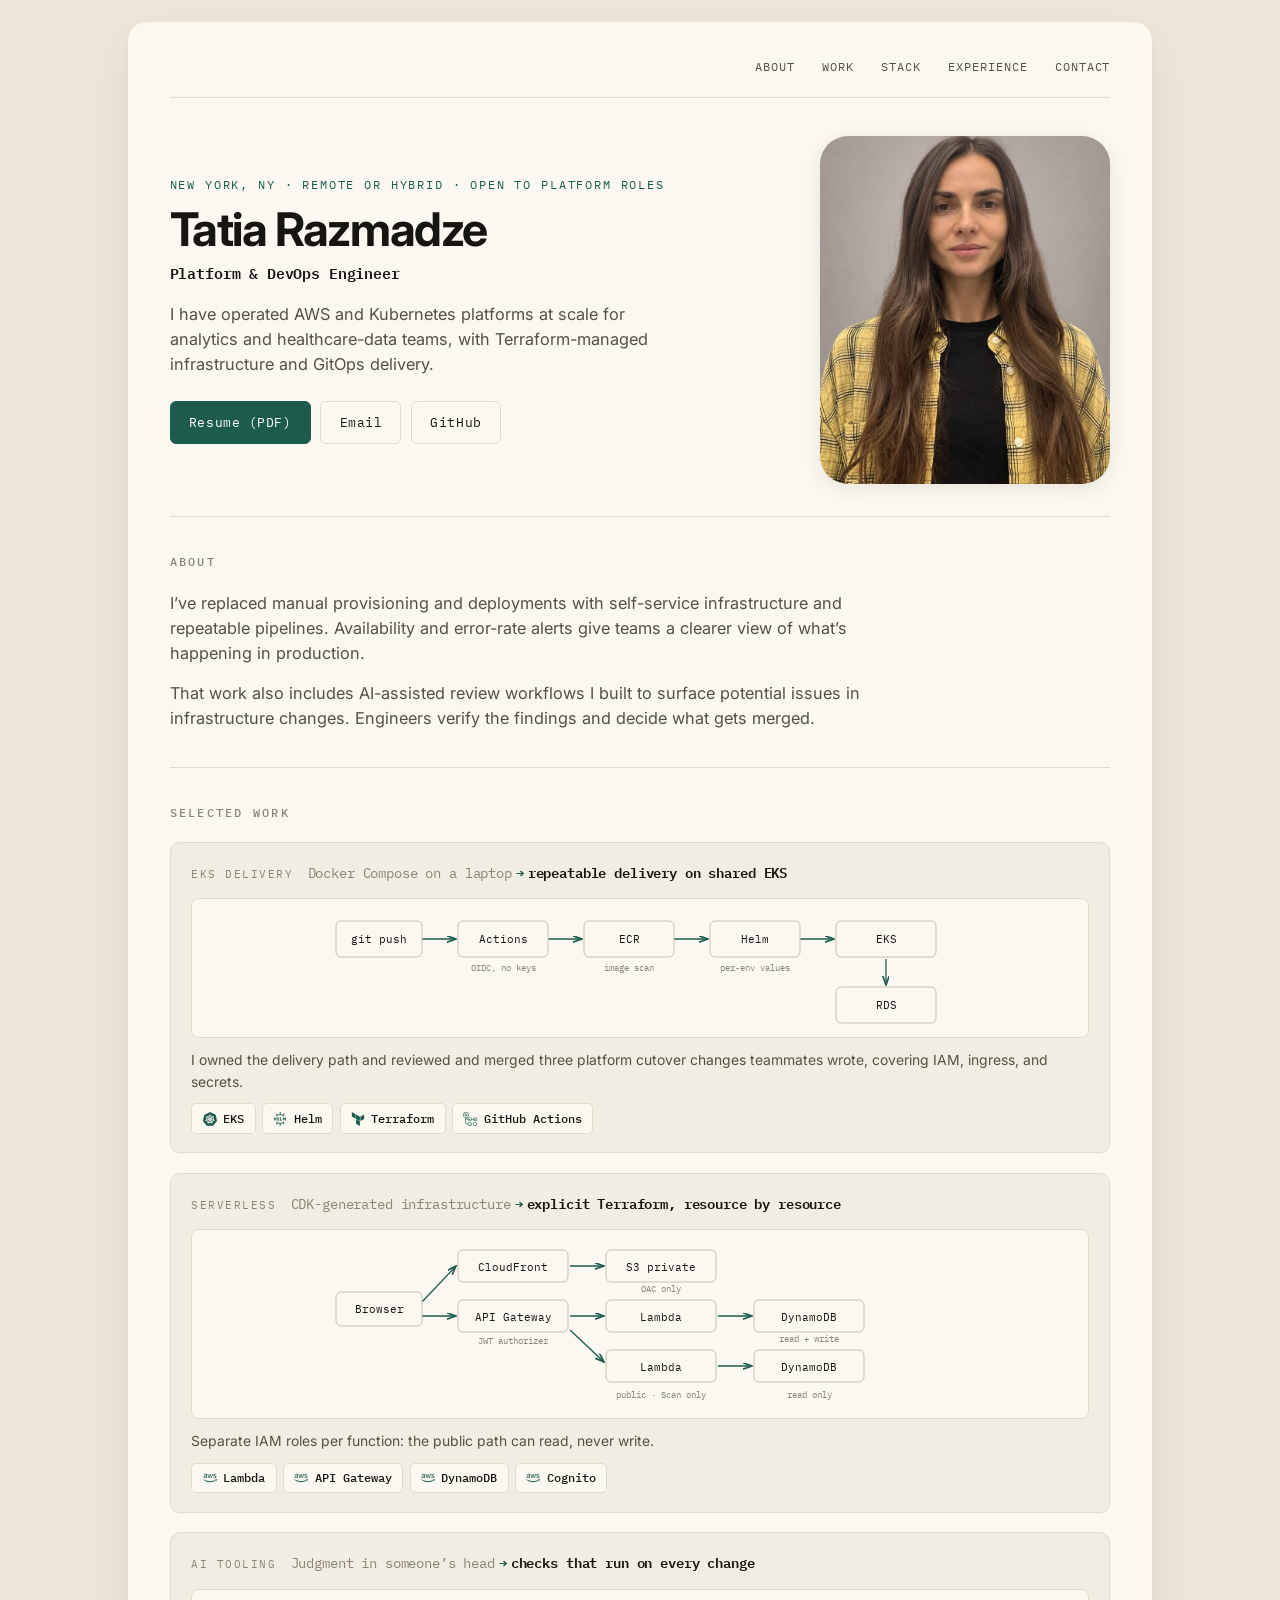
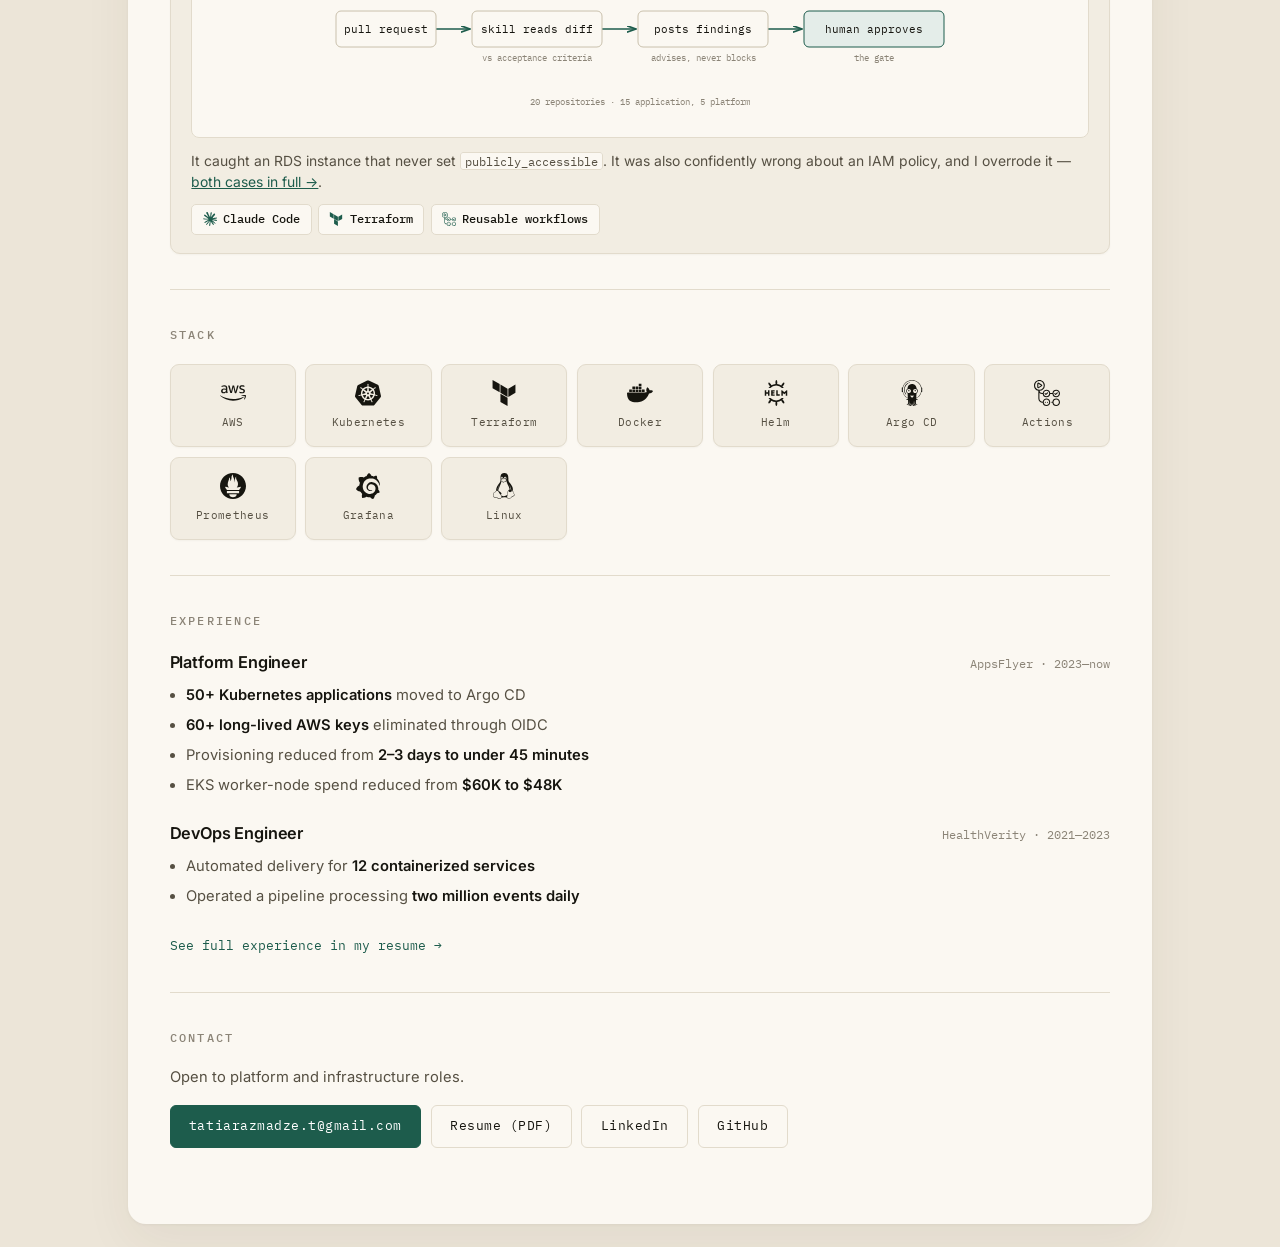
<file: index.html>
<!doctype html>
<html lang="en">
<head>
<meta charset="utf-8">
<meta name="viewport" content="width=device-width, initial-scale=1">
<title>Tatia Razmadze — Platform Engineer</title>
<meta name="description" content="Platform Engineer in New York. AWS, Kubernetes, Terraform, GitOps delivery.">
<link rel="icon" href="favicon.svg" type="image/svg+xml">
<meta property="og:type" content="website">
<meta property="og:url" content="https://tatiarazmadze.com/">
<meta property="og:title" content="Tatia Razmadze — Platform Engineer">
<meta property="og:description" content="AWS, Kubernetes, Terraform, GitOps. What I build and run.">
<meta property="og:image" content="https://tatiarazmadze.com/og.png">
<meta name="twitter:card" content="summary_large_image">
<meta name="twitter:image" content="https://tatiarazmadze.com/og.png">
<link rel="preconnect" href="https://fonts.googleapis.com">
<link rel="preconnect" href="https://fonts.gstatic.com" crossorigin>
<link href="https://fonts.googleapis.com/css2?family=IBM+Plex+Mono:wght@400;500;600&family=Inter:wght@400;500;600;700&display=swap" rel="stylesheet">
<link rel="stylesheet" href="styles.css">
</head>
<body>

<div class="sheet">

  <nav class="nav">
    <a href="#about">About</a><a href="#projects">Work</a><a href="#stack">Stack</a><a href="#exp">Experience</a><a href="#contact">Contact</a>
  </nav>

  <header class="hero">
    <div>
      <p class="eyebrow">New York, NY · Remote or hybrid · Open to platform roles</p>
      <h1>Tatia Razmadze</h1>
      <p class="role"><b>Platform &amp; DevOps Engineer</b></p>
      <p class="herolede">I have operated AWS and Kubernetes platforms at scale for analytics and
      healthcare-data teams, with Terraform-managed infrastructure and GitOps delivery.</p>
      <div class="actions">
        <a class="btn" href="resume.pdf">Resume (PDF)</a>
        <a class="btn ghost" href="mailto:tatiarazmadze.t@gmail.com">Email</a>
        <a class="btn ghost" href="https://github.com/tatia-bit">GitHub</a>
      </div>
    </div>
    <figure class="portrait" style="margin:0"><img src="tatia.jpg" alt="Tatia Razmadze"></figure>
  </header>


  <section id="about">
    <h2>About</h2>
    <p class="lead">I’ve replaced manual provisioning and deployments with self-service infrastructure
    and repeatable pipelines. Availability and error-rate alerts give teams a clearer view of what’s
    happening in production.</p>
    <p class="lead">That work also includes AI-assisted review workflows I built to surface potential
    issues in infrastructure changes. Engineers verify the findings and decide what gets merged.</p>
  </section>

  <section id="projects">
    <h2>Selected work</h2>
    <div class="projects">

      <article class="proj2">
        <div class="phead"><p class="kind">EKS delivery</p>
          <h3><span class="was">Docker Compose on a laptop</span><span class="arw">&rarr;</span>repeatable delivery on shared EKS</h3></div>
        <div class="pdia"><svg viewBox="0 0 620 118" xmlns="http://www.w3.org/2000/svg">
          <defs><marker id="m1" markerWidth="8" markerHeight="8" refX="7" refY="2.5" orient="auto"><path d="M0,0 L7,2.5 L0,5" class="ar"/></marker></defs>
          <g class="ar" marker-end="url(#m1)"><line x1="92" y1="30" x2="126" y2="30"/><line x1="218" y1="30" x2="252" y2="30"/><line x1="344" y1="30" x2="378" y2="30"/><line x1="470" y1="30" x2="504" y2="30"/><line x1="556" y1="50" x2="556" y2="76"/></g>
          <g class="bx"><rect x="6" y="12" width="86" height="36" rx="5"/><rect x="128" y="12" width="90" height="36" rx="5"/><rect x="254" y="12" width="90" height="36" rx="5"/><rect x="380" y="12" width="90" height="36" rx="5"/><rect x="506" y="12" width="100" height="36" rx="5"/><rect x="506" y="78" width="100" height="36" rx="5"/></g>
          <g class="lb" text-anchor="middle"><text x="49" y="34">git push</text><text x="173" y="34">Actions</text><text x="299" y="34">ECR</text><text x="425" y="34">Helm</text><text x="556" y="34">EKS</text><text x="556" y="100">RDS</text></g>
          <g class="sm" text-anchor="middle"><text x="173" y="62">OIDC, no keys</text><text x="299" y="62">image scan</text><text x="425" y="62">per-env values</text></g>
        </svg></div>
        <p class="pnote">I owned the delivery path and reviewed and merged three platform cutover changes teammates wrote, covering IAM, ingress, and secrets.</p>
        <ul class="tags"><li>EKS</li><li>Helm</li><li>Terraform</li><li>GitHub Actions</li></ul>
      </article>

      <article class="proj2">
        <div class="phead"><p class="kind">Serverless</p>
          <h3><span class="was">CDK-generated infrastructure</span><span class="arw">&rarr;</span>explicit Terraform, resource by resource</h3></div>
        <div class="pdia"><svg viewBox="0 0 620 168" xmlns="http://www.w3.org/2000/svg">
          <g class="ar" marker-end="url(#m1)"><line x1="92" y1="62" x2="126" y2="26"/><line x1="92" y1="76" x2="126" y2="76"/><line x1="240" y1="26" x2="274" y2="26"/><line x1="240" y1="76" x2="274" y2="76"/><line x1="388" y1="76" x2="422" y2="76"/><line x1="240" y1="90" x2="274" y2="122"/><line x1="388" y1="126" x2="422" y2="126"/></g>
          <g class="bx"><rect x="6" y="52" width="86" height="34" rx="5"/><rect x="128" y="10" width="110" height="32" rx="5"/><rect x="276" y="10" width="110" height="32" rx="5"/><rect x="128" y="60" width="110" height="32" rx="5"/><rect x="276" y="60" width="110" height="32" rx="5"/><rect x="424" y="60" width="110" height="32" rx="5"/><rect x="276" y="110" width="110" height="32" rx="5"/><rect x="424" y="110" width="110" height="32" rx="5"/></g>
          <g class="lb" text-anchor="middle"><text x="49" y="73">Browser</text><text x="183" y="31">CloudFront</text><text x="331" y="31">S3 private</text><text x="183" y="81">API Gateway</text><text x="331" y="81">Lambda</text><text x="479" y="81">DynamoDB</text><text x="331" y="131">Lambda</text><text x="479" y="131">DynamoDB</text></g>
          <g class="sm" text-anchor="middle"><text x="331" y="52">OAC only</text><text x="183" y="104">JWT authorizer</text><text x="479" y="102">read + write</text><text x="331" y="158">public &middot; Scan only</text><text x="479" y="158">read only</text></g>
        </svg></div>
        <p class="pnote">Separate IAM roles per function: the public path can read, never write.</p>
        <ul class="tags"><li>Lambda</li><li>API Gateway</li><li>DynamoDB</li><li>Cognito</li></ul>
      </article>

      <article class="proj2">
        <div class="phead"><p class="kind">AI tooling</p>
          <h3><span class="was">Judgment in someone&rsquo;s head</span><span class="arw">&rarr;</span>checks that run on every change</h3></div>
        <div class="pdia"><svg viewBox="0 0 620 128" xmlns="http://www.w3.org/2000/svg">
          <g class="ar" marker-end="url(#m1)"><line x1="106" y1="30" x2="140" y2="30"/><line x1="272" y1="30" x2="306" y2="30"/><line x1="438" y1="30" x2="472" y2="30"/></g>
          <g class="bx"><rect x="6" y="12" width="100" height="36" rx="5"/><rect x="142" y="12" width="130" height="36" rx="5"/><rect x="308" y="12" width="130" height="36" rx="5"/></g>
          <rect x="474" y="12" width="140" height="36" rx="5" fill="#e4ede9" stroke="#1d5c4c"/>
          <g class="lb" text-anchor="middle"><text x="56" y="34">pull request</text><text x="207" y="34">skill reads diff</text><text x="373" y="34">posts findings</text><text x="544" y="34">human approves</text></g>
          <g class="sm" text-anchor="middle"><text x="207" y="62">vs acceptance criteria</text><text x="373" y="62">advises, never blocks</text><text x="544" y="62">the gate</text><text x="310" y="106">20 repositories · 15 application, 5 platform</text></g>
        </svg></div>
        <p class="pnote">It caught an RDS instance that never set <code>publicly_accessible</code>. It was also confidently wrong about an IAM policy, and I overrode it &mdash; <a href="agent-log.html">both cases in full &rarr;</a>.</p>
        <ul class="tags"><li>Claude Code</li><li>Terraform</li><li>Reusable workflows</li></ul>
      </article>

    </div>
  </section>

  <section id="stack">
    <h2>Stack</h2>
    <div class="stack" id="toolgrid"></div>
  </section>

  <section id="exp">
    <h2>Experience</h2>

    <div class="role-row"><h3>Platform Engineer</h3><span class="co">AppsFlyer · 2023—now</span></div>
    <ul class="bul">
      <li><b>50+ Kubernetes applications</b> moved to Argo CD</li>
      <li><b>60+ long-lived AWS keys</b> eliminated through OIDC</li>
      <li>Provisioning reduced from <b>2–3 days to under 45 minutes</b></li>
      <li>EKS worker-node spend reduced from <b>$60K to $48K</b></li>
    </ul>

    <div class="role-row"><h3>DevOps Engineer</h3><span class="co">HealthVerity · 2021—2023</span></div>
    <ul class="bul">
      <li>Automated delivery for <b>12 containerized services</b></li>
      <li>Operated a pipeline processing <b>two million events daily</b></li>
    </ul>

    <p class="moreline"><a href="resume.pdf">See full experience in my resume &rarr;</a></p>
  </section>


  <section id="contact">
    <h2>Contact</h2>
    <p class="contact-note">Open to platform and infrastructure roles.</p>
    <div class="contact-row">
      <a class="btn" href="mailto:tatiarazmadze.t@gmail.com">tatiarazmadze.t@gmail.com</a>
      <a class="btn ghost" href="resume.pdf">Resume (PDF)</a>
      <a class="btn ghost" href="https://www.linkedin.com/in/tatiarazmadze">LinkedIn</a>
      <a class="btn ghost" href="https://github.com/tatia-bit">GitHub</a>
    </div>
  </section>

</div>

<script>
const tools=[["amazonwebservices","AWS"],["kubernetes","Kubernetes"],["terraform","Terraform"],["docker","Docker"],
["helm","Helm"],["argo","Argo CD"],["githubactions","Actions"],["prometheus","Prometheus"],["grafana","Grafana"],["linux","Linux"]];
Promise.all(tools.map(([f,n])=>fetch("icons/"+f+".svg").then(r=>r.text()).then(s=>`<div class="tool">${s}<span>${n}</span></div>`)))
 .then(h=>document.getElementById("toolgrid").innerHTML=h.join(""));

const map={"EKS":"kubernetes","Helm":"helm","Terraform":"terraform","GitHub Actions":"githubactions",
"Lambda":"amazonwebservices","API Gateway":"amazonwebservices","DynamoDB":"amazonwebservices",
"Cognito":"amazonwebservices","Claude Code":"claude","Reusable workflows":"githubactions"};
document.querySelectorAll(".proj2 .tags li").forEach(li=>{
  const f=map[li.textContent.trim()];
  if(!f) return;
  fetch("icons/"+f+".svg").then(r=>r.text()).then(svg=>{ li.insertAdjacentHTML("afterbegin", svg); });
});
</script>
</body>
</html>
</file>
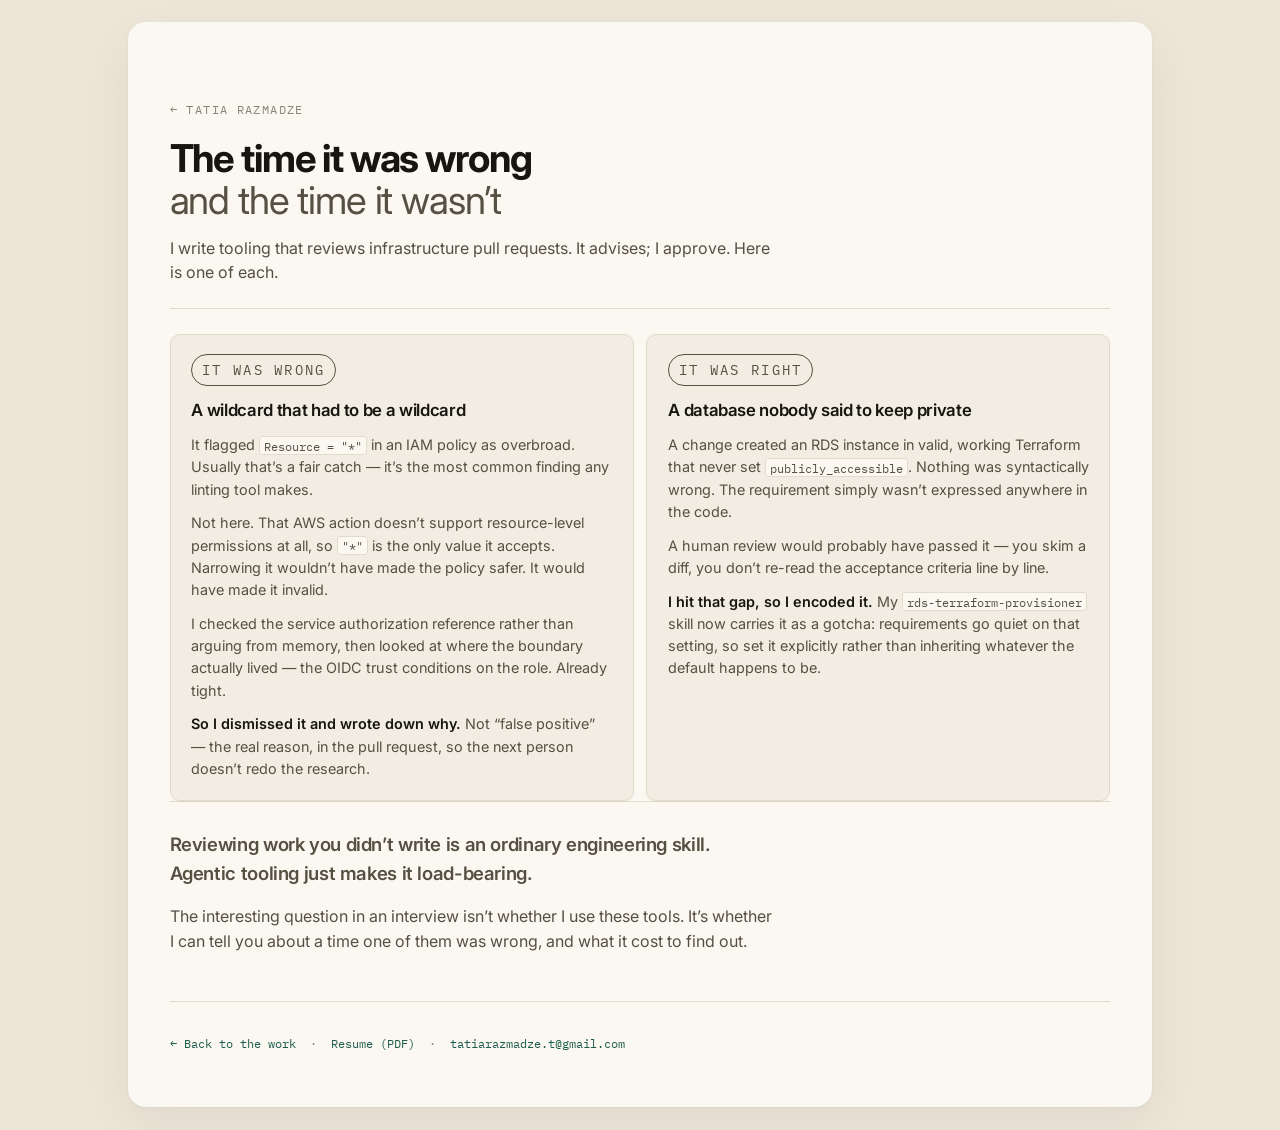
<file: agent-log.html>
<!doctype html>
<html lang="en">
<head>
<meta charset="utf-8">
<meta name="viewport" content="width=device-width, initial-scale=1">
<title>The time it was wrong — Tatia Razmadze</title>
<meta name="description" content="Two reviews from the tooling I write: one it got wrong, one it caught that a human would have passed.">
<link rel="icon" href="favicon.svg" type="image/svg+xml">
<meta property="og:type" content="article">
<meta property="og:url" content="https://tatiarazmadze.com/agent-log.html">
<meta property="og:title" content="The time it was wrong">
<meta property="og:description" content="Two reviews from the tooling I write: one it got wrong, one it caught that a human would have passed.">
<meta property="og:image" content="https://tatiarazmadze.com/og.png">
<meta name="twitter:card" content="summary_large_image">
<meta name="twitter:image" content="https://tatiarazmadze.com/og.png">
<link rel="preconnect" href="https://fonts.googleapis.com">
<link rel="preconnect" href="https://fonts.gstatic.com" crossorigin>
<link href="https://fonts.googleapis.com/css2?family=IBM+Plex+Mono:wght@400;500;600&family=Inter:wght@400;500;600;700&display=swap" rel="stylesheet">
<link rel="stylesheet" href="styles.css">
</head>
<body>
<div class="sheet">

  <header class="log-head">
    <p><a class="back" href="./">&larr; Tatia Razmadze</a></p>
    <h1>The time it was wrong<span class="light">and the time it wasn&rsquo;t</span></h1>
    <p class="log-lede">I write tooling that reviews infrastructure pull requests. It advises; I approve.
    Here is one of each.</p>
  </header>

  <main>
    <div class="verdicts">

      <section class="verdict">
        <p class="vtag vtag-wrong">It was wrong</p>
        <h2>A wildcard that had to be a wildcard</h2>
        <p>It flagged <code>Resource = "*"</code> in an IAM policy as overbroad. Usually that&rsquo;s a fair
        catch — it&rsquo;s the most common finding any linting tool makes.</p>
        <p>Not here. That AWS action doesn&rsquo;t support resource-level permissions at all, so
        <code>"*"</code> is the only value it accepts. Narrowing it wouldn&rsquo;t have made the policy
        safer. It would have made it invalid.</p>
        <p>I checked the service authorization reference rather than arguing from memory, then looked at
        where the boundary actually lived — the OIDC trust conditions on the role. Already tight.</p>
        <p><b>So I dismissed it and wrote down why.</b> Not &ldquo;false positive&rdquo; — the real reason,
        in the pull request, so the next person doesn&rsquo;t redo the research.</p>
      </section>

      <section class="verdict">
        <p class="vtag vtag-right">It was right</p>
        <h2>A database nobody said to keep private</h2>
        <p>A change created an RDS instance in valid, working Terraform that never set
        <code>publicly_accessible</code>. Nothing was syntactically wrong. The requirement simply
        wasn&rsquo;t expressed anywhere in the code.</p>
        <p>A human review would probably have passed it — you skim a diff, you don&rsquo;t re-read the
        acceptance criteria line by line.</p>
        <p><b>I hit that gap, so I encoded it.</b> My <code>rds-terraform-provisioner</code> skill now
        carries it as a gotcha: requirements go quiet on that setting, so set it explicitly rather than
        inheriting whatever the default happens to be.</p>
      </section>

    </div>

    <section class="log-close">
      <p class="pointline">Reviewing work you didn&rsquo;t write is an ordinary engineering skill.
      Agentic tooling just makes it load-bearing.</p>
      <p>The interesting question in an interview isn&rsquo;t whether I use these tools. It&rsquo;s whether
      I can tell you about a time one of them was wrong, and what it cost to find out.</p>
    </section>
  </main>

  <footer class="logfoot">
    <p><a href="./">&larr; Back to the work</a> &nbsp;·&nbsp;
    <a href="resume.pdf">Resume (PDF)</a> &nbsp;·&nbsp;
    <a href="mailto:tatiarazmadze.t@gmail.com">tatiarazmadze.t@gmail.com</a></p>
  </footer>

</div>
</body>
</html>
</file>
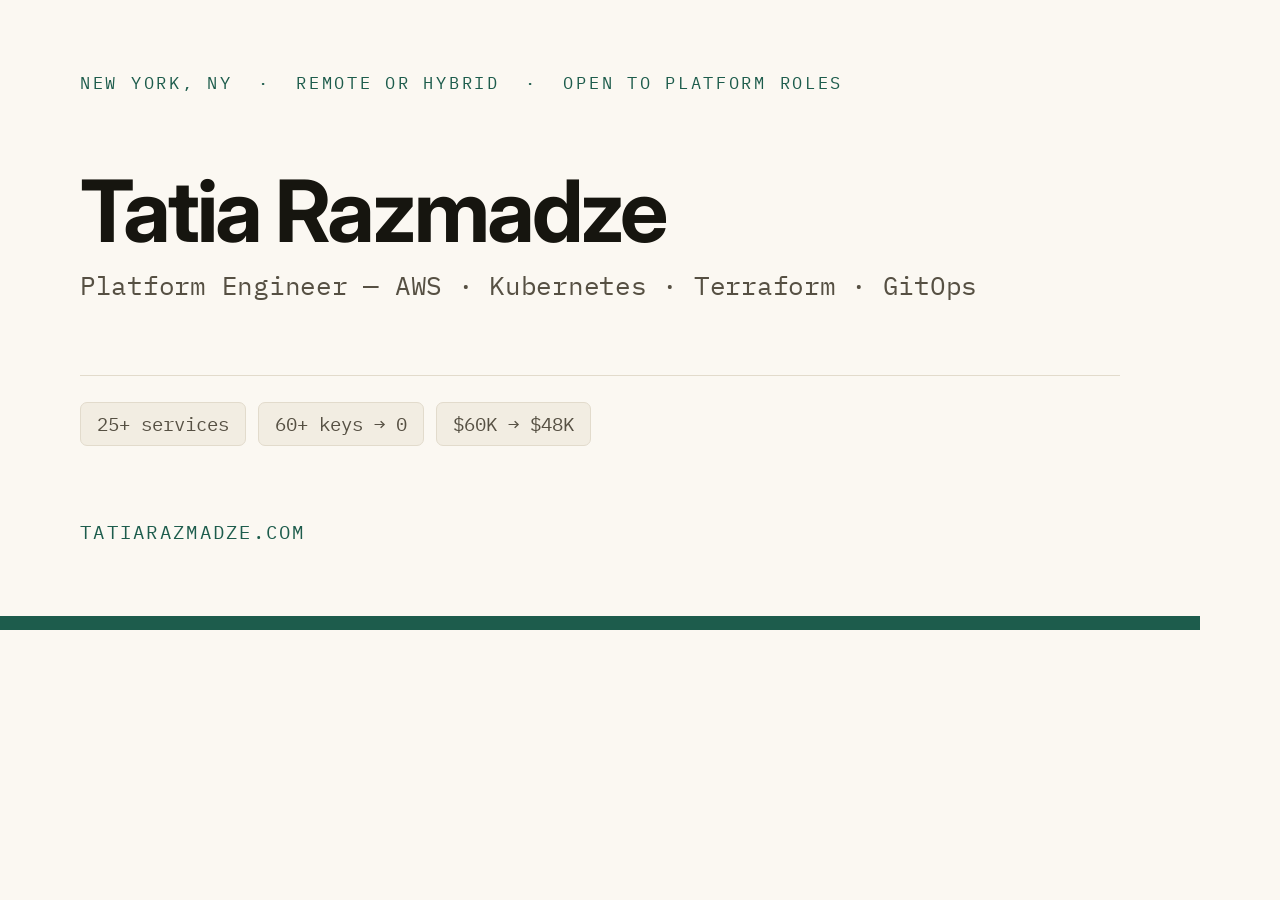
<file: og.html>
<!doctype html><html><head><meta charset="utf-8">
<link rel="preconnect" href="https://fonts.gstatic.com" crossorigin>
<link href="https://fonts.googleapis.com/css2?family=IBM+Plex+Mono:wght@400;500;600&family=Inter:wght@400;600;700&display=block" rel="stylesheet">
<style>
*{box-sizing:border-box;margin:0}
body{width:1200px;height:630px;background:#fbf8f2;color:#16150f;
 font-family:Inter,sans-serif;padding:72px 80px;display:flex;flex-direction:column;
 justify-content:space-between;border-bottom:14px solid #1d5c4c}
.top{font-family:"IBM Plex Mono",monospace;font-size:17px;letter-spacing:.16em;
 text-transform:uppercase;color:#1d5c4c}
h1{font-size:86px;font-weight:700;letter-spacing:-.035em;line-height:1}
.role{font-family:"IBM Plex Mono",monospace;font-size:26px;color:#565043;margin-top:14px;letter-spacing:-.01em}
.chips{display:flex;gap:12px;padding-top:26px;border-top:1px solid #e2dbcc}
.chip{font-family:"IBM Plex Mono",monospace;font-size:19px;color:#565043;
 border:1px solid #e2dbcc;background:#f2ede2;border-radius:7px;padding:9px 16px}
.foot{font-family:"IBM Plex Mono",monospace;font-size:19px;letter-spacing:.12em;
 text-transform:uppercase;color:#1d5c4c}
</style></head>
<body>
  <div class="top">New York, NY &nbsp;·&nbsp; Remote or hybrid &nbsp;·&nbsp; Open to platform roles</div>
  <div>
    <h1>Tatia Razmadze</h1>
    <div class="role">Platform Engineer — AWS · Kubernetes · Terraform · GitOps</div>
  </div>
  <div class="chips">
    <div class="chip">25+ services</div>
    <div class="chip">60+ keys &rarr; 0</div><div class="chip">$60K &rarr; $48K</div>
  </div>
  <div class="foot">tatiarazmadze.com</div>
</body></html>
</file>
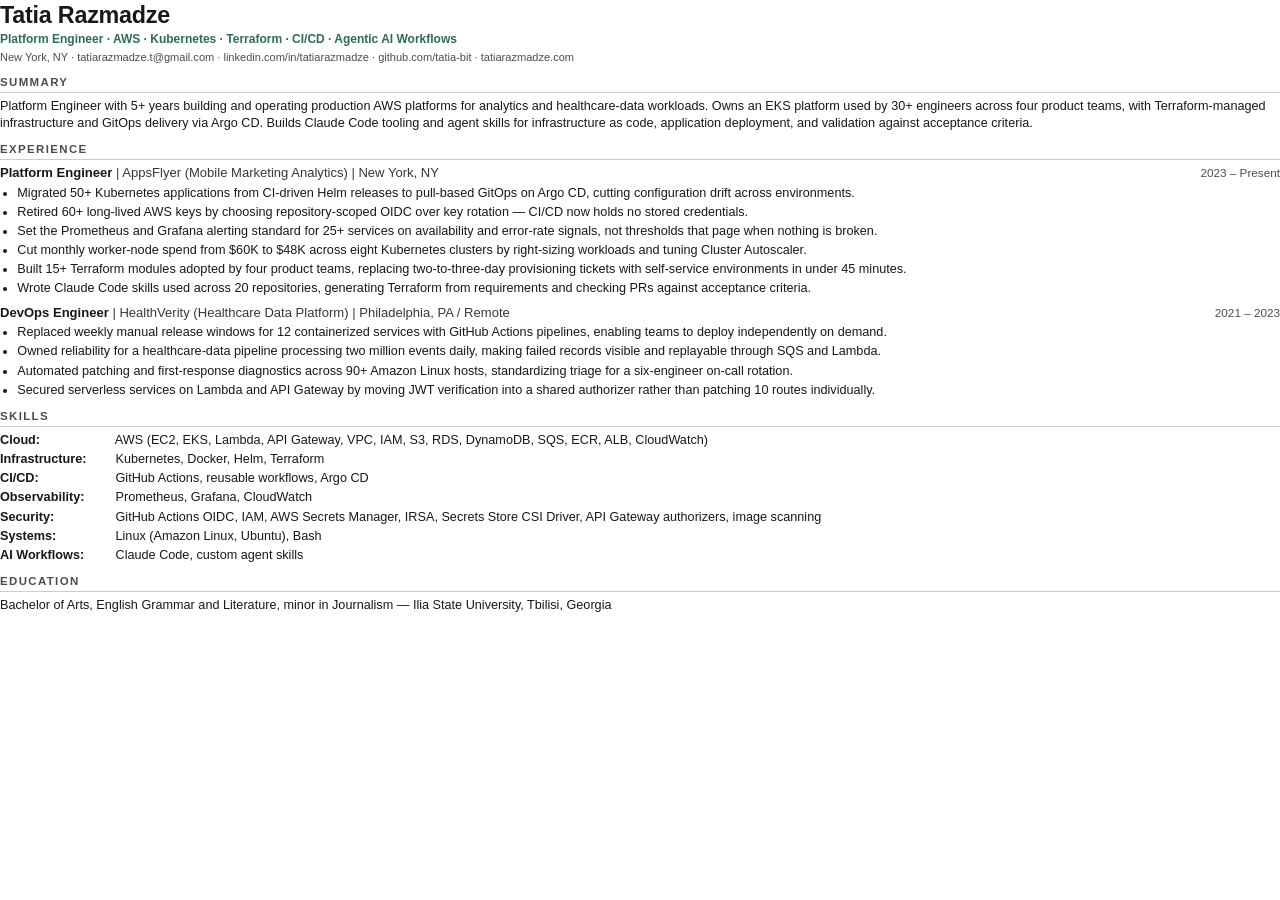
<file: resume.html>
<!doctype html>
<html lang="en">
<head>
<meta charset="utf-8">
<title>Tatia Razmadze — Platform Engineer — Resume</title>
<style>
  @page { size: Letter; margin: 0.42in 0.55in; }
  * { box-sizing: border-box; }
  body {
    margin: 0;
    font-family: "Helvetica Neue", Helvetica, Arial, sans-serif;
    font-size: 9.5pt;
    line-height: 1.3;
    color: #16181a;
  }
  h1 { font-size: 17.5pt; margin: 0 0 1pt; letter-spacing: -0.01em; }
  .tagline { font-size: 9pt; color: #2f6b5b; font-weight: 600; margin: 0 0 2pt; }
  .contact { font-size: 8.3pt; color: #4a4d50; margin: 0 0 7pt; }
  h2 {
    font-size: 8.6pt; text-transform: uppercase; letter-spacing: .12em;
    color: #4a4d50; margin: 8pt 0 4pt; padding-bottom: 1.5pt;
    border-bottom: 0.6pt solid #c9ccd0;
  }
  .role { display: flex; justify-content: space-between; align-items: baseline; gap: 10pt; margin: 6pt 0 2pt; }
  .role:first-of-type { margin-top: 2pt; }
  .who { font-size: 9.8pt; font-weight: 700; }
  .who .co { font-weight: 400; color: #34383c; }
  .when { font-size: 8.8pt; color: #4a4d50; white-space: nowrap; }
  ul { margin: 0 0 0 13pt; padding: 0; }
  li { margin: 0 0 2pt; }
  .skills p { margin: 0 0 2pt; }
  .skills b { display: inline-block; min-width: 84pt; }
  .edu { margin: 0; }
  p { margin: 0 0 4pt; }
</style>
</head>
<body>

<h1>Tatia Razmadze</h1>
<p class="tagline">Platform Engineer · AWS · Kubernetes · Terraform · CI/CD · Agentic AI Workflows</p>
<p class="contact">New York, NY · tatiarazmadze.t@gmail.com · linkedin.com/in/tatiarazmadze · github.com/tatia-bit · tatiarazmadze.com</p>

<h2>Summary</h2>
<p>Platform Engineer with 5+ years building and operating production AWS platforms for analytics and healthcare-data workloads. Owns an EKS platform used by 30+ engineers across four product teams, with Terraform-managed infrastructure and GitOps delivery via Argo CD. Builds Claude Code tooling and agent skills for infrastructure as code, application deployment, and validation against acceptance criteria.</p>

<h2>Experience</h2>

<div class="role">
  <span class="who">Platform Engineer <span class="co">| AppsFlyer (Mobile Marketing Analytics) | New York, NY</span></span>
  <span class="when">2023 – Present</span>
</div>
<ul>
  <li>Migrated 50+ Kubernetes applications from CI-driven Helm releases to pull-based GitOps on Argo CD, cutting configuration drift across environments.</li>
  <li>Retired 60+ long-lived AWS keys by choosing repository-scoped OIDC over key rotation — CI/CD now holds no stored credentials.</li>
  <li>Set the Prometheus and Grafana alerting standard for 25+ services on availability and error-rate signals, not thresholds that page when nothing is broken.</li>
  <li>Cut monthly worker-node spend from $60K to $48K across eight Kubernetes clusters by right-sizing workloads and tuning Cluster Autoscaler.</li>
  <li>Built 15+ Terraform modules adopted by four product teams, replacing two-to-three-day provisioning tickets with self-service environments in under 45 minutes.</li>
  <li>Wrote Claude Code skills used across 20 repositories, generating Terraform from requirements and checking PRs against acceptance criteria.</li>
</ul>

<div class="role">
  <span class="who">DevOps Engineer <span class="co">| HealthVerity (Healthcare Data Platform) | Philadelphia, PA / Remote</span></span>
  <span class="when">2021 – 2023</span>
</div>
<ul>
  <li>Replaced weekly manual release windows for 12 containerized services with GitHub Actions pipelines, enabling teams to deploy independently on demand.</li>
  <li>Owned reliability for a healthcare-data pipeline processing two million events daily, making failed records visible and replayable through SQS and Lambda.</li>
  <li>Automated patching and first-response diagnostics across 90+ Amazon Linux hosts, standardizing triage for a six-engineer on-call rotation.</li>
  <li>Secured serverless services on Lambda and API Gateway by moving JWT verification into a shared authorizer rather than patching 10 routes individually.</li>
</ul>

<h2>Skills</h2>
<div class="skills">
<p><b>Cloud:</b> AWS (EC2, EKS, Lambda, API Gateway, VPC, IAM, S3, RDS, DynamoDB, SQS, ECR, ALB, CloudWatch)</p>
<p><b>Infrastructure:</b> Kubernetes, Docker, Helm, Terraform</p>
<p><b>CI/CD:</b> GitHub Actions, reusable workflows, Argo CD</p>
<p><b>Observability:</b> Prometheus, Grafana, CloudWatch</p>
<p><b>Security:</b> GitHub Actions OIDC, IAM, AWS Secrets Manager, IRSA, Secrets Store CSI Driver, API Gateway authorizers, image scanning</p>
<p><b>Systems:</b> Linux (Amazon Linux, Ubuntu), Bash</p>
<p><b>AI Workflows:</b> Claude Code, custom agent skills</p>
</div>

<h2>Education</h2>
<p class="edu">Bachelor of Arts, English Grammar and Literature, minor in Journalism — Ilia State University, Tbilisi, Georgia</p>

</body>
</html>
</file>
<file: styles.css>
code{font-family:var(--mono);font-size:.86em;background:var(--sheet);border:1px solid var(--line);border-radius:3px;padding:.05em .3em}
:root{
  --ground:#ece5d8; --sheet:#fbf8f2; --fg:#16150f; --fg-soft:#565043; --fg-faint:#8b8477;
  --line:#e2dbcc; --accent:#1d5c4c; --accent-lo:#e4ede9; --chip:#f2ede2;
  --mono:"IBM Plex Mono",ui-monospace,Menlo,monospace;
  --sans:"Inter",ui-sans-serif,-apple-system,sans-serif;
}
*{box-sizing:border-box}
body{margin:0;background:var(--ground);font-family:var(--sans);color:var(--fg);font-size:16px;line-height:1.55;padding:1.4rem}
.sheet{max-width:64rem;margin:0 auto;background:var(--sheet);border-radius:18px;padding:1.4rem 2.6rem 2.6rem}
a{color:inherit}

/* nav */
.nav{display:flex;justify-content:flex-end;gap:1.7rem;flex-wrap:wrap;padding:.8rem 0 1.3rem;border-bottom:1px solid var(--line)}
.nav a{font-family:var(--mono);font-size:.74rem;letter-spacing:.08em;text-transform:uppercase;color:var(--fg-soft);text-decoration:none}
.nav a:hover{color:var(--accent)}

/* hero */
.hero{display:grid;grid-template-columns:1fr 290px;gap:2.6rem;align-items:center;padding:2.4rem 0 2rem}
.eyebrow{font-family:var(--mono);font-size:.72rem;letter-spacing:.16em;text-transform:uppercase;color:var(--accent);margin:0 0 .7rem}
h1{font-size:clamp(2rem,4.6vw,2.9rem);font-weight:700;letter-spacing:-.03em;line-height:1.05;margin:0 0 .5rem}
.role{font-family:var(--mono);font-size:.95rem;color:var(--fg-soft);margin:0 0 1rem;letter-spacing:-.01em}
.role b{color:var(--fg);font-weight:600}
.facts{display:flex;flex-wrap:wrap;gap:.4rem;margin:0 0 1.4rem;padding:0;list-style:none}
.facts li{font-family:var(--mono);font-size:.72rem;letter-spacing:.03em;color:var(--fg-soft);background:var(--chip);border:1px solid var(--line);border-radius:5px;padding:.3rem .6rem}
.herolede{font-size:1.02rem;color:var(--fg-soft);max-width:32rem;margin:.9rem 0 1.5rem}
.actions{display:flex;gap:.6rem;flex-wrap:wrap}
.btn{font-family:var(--mono);font-size:.8rem;letter-spacing:.04em;text-decoration:none;padding:.65rem 1.15rem;border-radius:6px;background:var(--accent);color:#fff;border:1px solid var(--accent)}
.btn.ghost{background:transparent;color:var(--fg);border-color:var(--line)}
.portrait img{width:100%;display:block;border-radius:28px}

/* section shell */
section{padding:2.2rem 0;border-top:1px solid var(--line)}
h2{font-family:var(--mono);font-size:.78rem;letter-spacing:.18em;text-transform:uppercase;color:var(--fg-faint);font-weight:500;margin:0 0 1.2rem}

/* skills */
.stack{display:grid;grid-template-columns:repeat(auto-fit,minmax(112px,1fr));gap:.6rem}
.tool{display:flex;flex-direction:column;align-items:center;gap:.5rem;padding:.95rem .5rem;border:1px solid var(--line);border-radius:9px;background:var(--chip)}
.tool svg{width:26px;height:26px;color:var(--fg)}
.tool span{font-family:var(--mono);font-size:.68rem;letter-spacing:.03em;color:var(--fg-soft);text-align:center}

/* diagram */
.diagram{border:1px solid var(--line);border-radius:11px;background:var(--chip);padding:1.3rem 1rem;overflow-x:auto}
.diagram svg{display:block;margin:0 auto;min-width:660px}
.dcap{font-family:var(--mono);font-size:.71rem;color:var(--fg-faint);margin:.8rem 0 0;text-align:center}

/* experience */
.role-row{display:grid;grid-template-columns:1fr auto;gap:.4rem 1.5rem;align-items:baseline;margin:0 0 .55rem}
.role-row h3{font-size:1.02rem;font-weight:600;margin:0;letter-spacing:-.01em}
.role-row .co{font-family:var(--mono);font-size:.76rem;color:var(--fg-faint)}
.metrics{display:grid;grid-template-columns:repeat(auto-fit,minmax(132px,1fr));gap:.55rem;margin:.7rem 0 1.6rem;padding:0;list-style:none}
.metrics li{border:1px solid var(--line);border-radius:8px;background:var(--chip);padding:.7rem .8rem}
.metrics b{display:block;font-family:var(--mono);font-size:1.02rem;font-weight:600;letter-spacing:-.02em;color:var(--fg)}
.metrics span{font-size:.75rem;color:var(--fg-soft);line-height:1.35;display:block;margin-top:.2rem}

/* about */
.lead{font-size:1.02rem;color:var(--fg-soft);max-width:44rem;margin:0 0 .9rem}
.lead b{color:var(--fg);font-weight:600}
.lead:last-child{margin-bottom:0}

/* selected work */
.projects{display:grid;gap:.6rem}
.proj{display:grid;grid-template-columns:150px 1fr;gap:1.2rem;align-items:start;border:1px solid var(--line);border-radius:9px;background:var(--chip);padding:1rem 1.15rem}
.proj .kind{font-family:var(--mono);font-size:.68rem;letter-spacing:.12em;text-transform:uppercase;color:var(--fg-faint);padding-top:.15rem}
.proj h3{font-family:var(--mono);font-size:.9rem;font-weight:600;margin:0 0 .35rem;letter-spacing:-.01em}
.proj h3 .was{color:var(--fg-faint);font-weight:400}
.proj h3 .arw{color:var(--accent);padding:0 .2rem}
.proj p{margin:0;font-size:.88rem;color:var(--fg-soft)}
.proj .tags{margin:.55rem 0 0;padding:0;list-style:none;display:flex;flex-wrap:wrap;gap:.3rem}
.proj .tags li{font-family:var(--mono);font-size:.66rem;color:var(--fg-soft);border:1px solid var(--line);border-radius:4px;padding:.15rem .45rem;background:var(--sheet)}

/* agent block */
.agent{border:1px solid var(--line);border-left:3px solid var(--accent);border-radius:9px;background:var(--chip);padding:1.1rem 1.25rem}
.agent p{margin:0 0 .6rem;font-size:.9rem;color:var(--fg-soft);max-width:44rem}
.agent p:last-child{margin-bottom:0}
.agent b{color:var(--fg);font-weight:600}
.agent a{font-family:var(--mono);font-size:.78rem;color:var(--accent);text-decoration:none;border-bottom:1px solid transparent}
.agent a:hover{border-bottom-color:var(--accent)}

/* contact */
.contact-row{display:flex;flex-wrap:wrap;gap:.6rem;align-items:center}
.contact-note{font-size:.92rem;color:var(--fg-soft);margin:0 0 1rem}

.proj2{border:1px solid var(--line);border-radius:10px;background:var(--chip);padding:1.15rem 1.3rem}
.proj2 + .proj2{margin-top:.6rem}
.phead{display:flex;flex-wrap:wrap;align-items:baseline;gap:.5rem .9rem;margin-bottom:.85rem}
.proj2 .kind{font-family:var(--mono);font-size:.66rem;letter-spacing:.14em;text-transform:uppercase;color:var(--fg-faint);margin:0}
.proj2 h3{font-family:var(--mono);font-size:.88rem;font-weight:600;margin:0;letter-spacing:-.01em}
.proj2 h3 .was{color:var(--fg-faint);font-weight:400}
.proj2 h3 .arw{color:var(--accent);padding:0 .25rem}
.pdia{background:var(--sheet);border:1px solid var(--line);border-radius:8px;padding:.6rem .5rem;overflow-x:auto}
.pdia svg{display:block;margin:0 auto;min-width:560px;width:100%;max-width:620px}
.pnote{margin:.8rem 0 0;font-size:.87rem;color:var(--fg-soft)}
.pnote a{color:var(--accent)}
.proj2 .tags{margin:.6rem 0 0;padding:0;list-style:none;display:flex;flex-wrap:wrap;gap:.3rem}
.proj2 .tags{gap:.4rem}
.proj2 .tags li{display:inline-flex;align-items:center;gap:.4rem;font-family:var(--mono);font-size:.78rem;font-weight:500;color:var(--fg);border:1px solid var(--line);border-radius:5px;padding:.3rem .65rem;background:var(--sheet)}
.proj2 .tags li svg{width:14px;height:14px;color:var(--accent);flex:none}
.bx{fill:#fbf8f2;stroke:#c9c0ac}
.lb{font-size:10.5px;fill:#16150f;font-family:"IBM Plex Mono",monospace}
.sm{font-size:8.5px;fill:#8b8477;font-family:"IBM Plex Mono",monospace}
.ar{stroke:#1d5c4c;stroke-width:1.3;fill:none}


.bul{margin:.2rem 0 1.5rem;padding-left:1.05rem}
.bul li{font-size:.92rem;color:var(--fg-soft);margin:0 0 .45rem;max-width:46rem}
.bul li b{color:var(--fg);font-weight:600}

.moreline{margin:.4rem 0 0}
.moreline a{font-family:var(--mono);font-size:.82rem;color:var(--accent);text-decoration:none;border-bottom:1px solid transparent}
.moreline a:hover{border-bottom-color:var(--accent)}


/* contain the diagrams: they scroll inside their own box, never widen the page */
.projects{min-width:0}
.projects>*{min-width:0}
.proj2{min-width:0;max-width:100%;overflow:hidden}
.pdia{max-width:100%;min-width:0}
.metrics>*,.stack>*{min-width:0}

@media(max-width:780px){ .proj{grid-template-columns:1fr;gap:.5rem} }

@media(max-width:780px){
  .hero{grid-template-columns:1fr;gap:1.4rem}
  .portrait{order:-1;max-width:170px}
  .sheet{padding:1.1rem 1.2rem 1.8rem}
  body{padding:.7rem}
}

/* ---------- agent log page ---------- */

.log-head{padding:2.2rem 0 1.4rem;border-bottom:1px solid var(--line)}
.back{font-family:var(--mono);font-size:.72rem;letter-spacing:.12em;text-transform:uppercase;color:var(--fg-faint);text-decoration:none}
.back:hover{color:var(--accent)}
.log-head h1{font-size:clamp(1.7rem,4vw,2.4rem);line-height:1.1;max-width:22ch;margin:.7rem 0 .9rem}
.log-head h1 .light{display:block;font-weight:400;color:var(--fg-soft)}
.log-lede{font-size:1rem;color:var(--fg-soft);max-width:38rem;margin:0}

.verdicts{display:grid;grid-template-columns:minmax(0,1fr) minmax(0,1fr);gap:.8rem;padding:1.6rem 0 0}
.verdict{border:1px solid var(--line);border-radius:10px;padding:1.2rem 1.3rem;background:var(--chip)}
.vtag{font-family:var(--mono);font-size:.66rem;letter-spacing:.16em;text-transform:uppercase;margin:0 0 .6rem;display:inline-block;padding:.22rem .6rem;border-radius:100px}
.vtag-wrong{color:#a8502a;border:1px solid currentColor}
.vtag-right{color:var(--accent);border:1px solid currentColor}
.verdict h2{font-family:var(--sans);font-size:1.05rem;font-weight:600;letter-spacing:-.02em;text-transform:none;color:var(--fg);margin:0 0 .7rem}
.verdict p{font-size:.9rem;color:var(--fg-soft);margin:0 0 .7rem}
.verdict p:last-child{margin-bottom:0}
.verdict b{color:var(--fg);font-weight:600}

.log-close{padding:1.8rem 0 .6rem}
.pointline{font-size:1.16rem;font-weight:600;letter-spacing:-.02em;color:var(--fg);max-width:36rem;margin:0 0 .8rem}
.log-close p{color:var(--fg-soft);max-width:38rem}

.logfoot{border-top:1px solid var(--line);margin-top:1.4rem;padding-top:1.2rem;font-family:var(--mono);font-size:.78rem;color:var(--fg-faint)}
.logfoot a{color:var(--accent);text-decoration:none}
.logfoot a:hover{text-decoration:underline}

@media(max-width:780px){ .verdicts{grid-template-columns:minmax(0,1fr)} }

/* ---------- card depth + hover ---------- */

.proj2,.verdict,.tool,.metrics li,.skill{
  box-shadow:0 1px 2px rgba(60,50,30,.04);
  transition:box-shadow .18s ease, transform .18s ease, background-color .18s ease, border-color .18s ease;
}
.proj2:hover,.verdict:hover{
  box-shadow:0 6px 18px rgba(60,50,30,.09);
  transform:translateY(-2px);
  border-color:#d3c9b4;
  background:var(--sheet);
}
.tool:hover{
  box-shadow:0 5px 14px rgba(60,50,30,.10);
  transform:translateY(-2px);
  background:var(--sheet);
  border-color:#d3c9b4;
}
.pdia{transition:border-color .18s ease}
.proj2:hover .pdia{border-color:#d9cfba}
.proj2 .tags li{transition:border-color .15s ease, background-color .15s ease}
.proj2:hover .tags li{border-color:#d9cfba}
.btn{transition:box-shadow .18s ease, transform .18s ease, background-color .15s, border-color .15s}
.btn:hover{box-shadow:0 4px 12px rgba(29,92,76,.18); transform:translateY(-1px)}
.btn.ghost:hover{box-shadow:0 4px 12px rgba(60,50,30,.08)}
.sheet{box-shadow:0 1px 3px rgba(60,50,30,.05),0 18px 50px rgba(60,50,30,.06)}
.portrait img{box-shadow:0 4px 18px rgba(60,50,30,.10)}

@media (prefers-reduced-motion: reduce){
  .proj2,.verdict,.tool,.btn{transition:none}
  .proj2:hover,.verdict:hover,.tool:hover,.btn:hover{transform:none}
}
</file>
